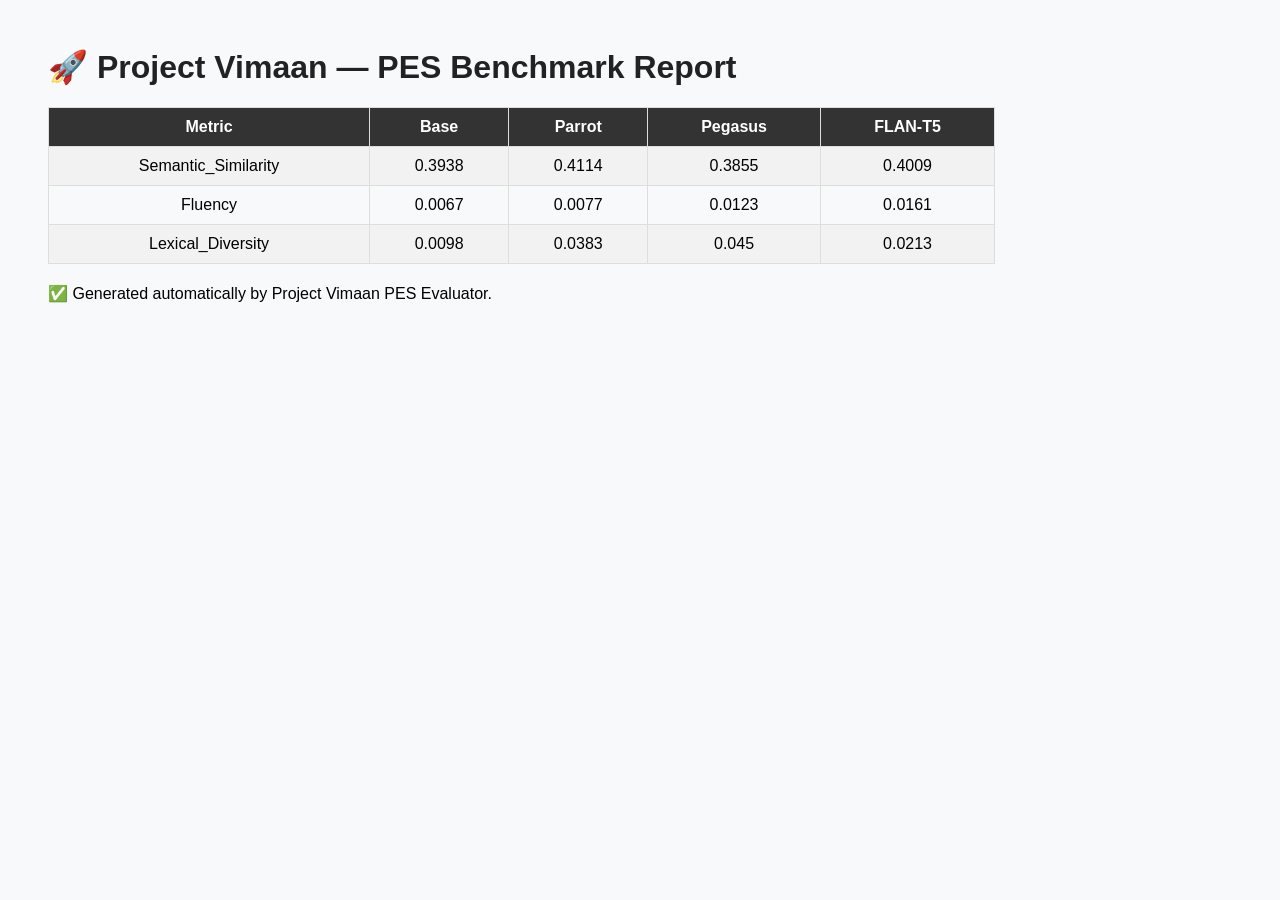
<file: Dataset/04_evaluation/pes_report.html>
<html>
    <head>
        <title>Project Vimaan - PES Benchmark Report</title>
        <style>
            body { font-family: 'Segoe UI', sans-serif; background: #f8f9fa; padding: 40px; }
            h1 { color: #222; }
            table { border-collapse: collapse; width: 80%; margin-top: 20px; }
            th, td { border: 1px solid #ddd; padding: 10px; text-align: center; }
            th { background-color: #333; color: white; }
            tr:nth-child(even) { background-color: #f2f2f2; }
        </style>
    </head>
    <body>
        <h1>🚀 Project Vimaan — PES Benchmark Report</h1>
        <table>
            <tr>
                <th>Metric</th><th>Base</th><th>Parrot</th><th>Pegasus</th><th>FLAN-T5</th></tr><tr><td>Semantic_Similarity</td><td>0.3938</td><td>0.4114</td><td>0.3855</td><td>0.4009</td></tr><tr><td>Fluency</td><td>0.0067</td><td>0.0077</td><td>0.0123</td><td>0.0161</td></tr><tr><td>Lexical_Diversity</td><td>0.0098</td><td>0.0383</td><td>0.045</td><td>0.0213</td></tr>
        </table>
        <p style='margin-top:20px;'>✅ Generated automatically by Project Vimaan PES Evaluator.</p>
    </body>
    </html>
</file>
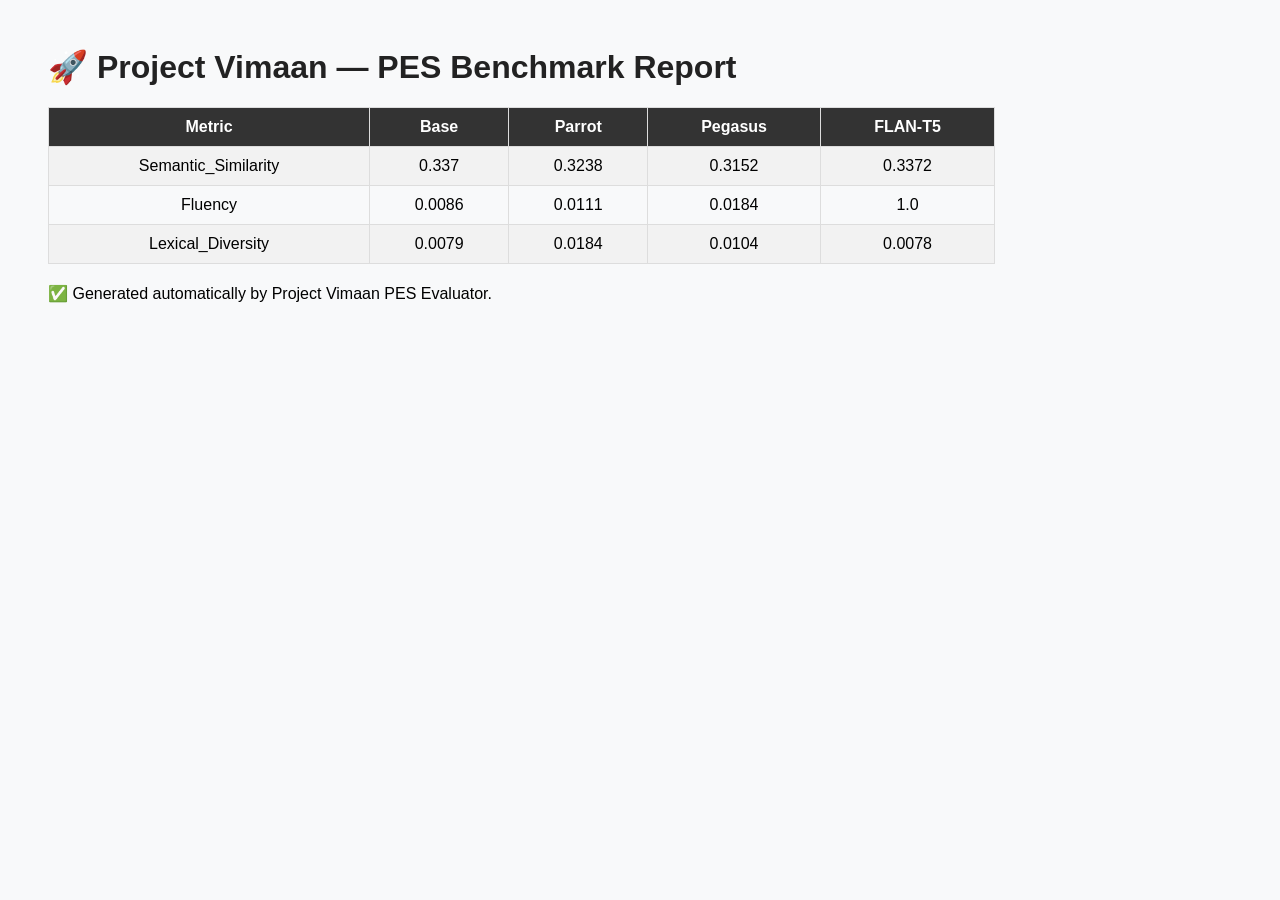
<file: Dataset/d_evaluation/pes_report.html>
<html>
    <head>
        <title>Project Vimaan - PES Benchmark Report</title>
        <style>
            body { font-family: 'Segoe UI', sans-serif; background: #f8f9fa; padding: 40px; }
            h1 { color: #222; }
            table { border-collapse: collapse; width: 80%; margin-top: 20px; }
            th, td { border: 1px solid #ddd; padding: 10px; text-align: center; }
            th { background-color: #333; color: white; }
            tr:nth-child(even) { background-color: #f2f2f2; }
        </style>
    </head>
    <body>
        <h1>🚀 Project Vimaan — PES Benchmark Report</h1>
        <table>
            <tr>
                <th>Metric</th><th>Base</th><th>Parrot</th><th>Pegasus</th><th>FLAN-T5</th></tr><tr><td>Semantic_Similarity</td><td>0.337</td><td>0.3238</td><td>0.3152</td><td>0.3372</td></tr><tr><td>Fluency</td><td>0.0086</td><td>0.0111</td><td>0.0184</td><td>1.0</td></tr><tr><td>Lexical_Diversity</td><td>0.0079</td><td>0.0184</td><td>0.0104</td><td>0.0078</td></tr>
        </table>
        <p style='margin-top:20px;'>✅ Generated automatically by Project Vimaan PES Evaluator.</p>
    </body>
    </html>
</file>
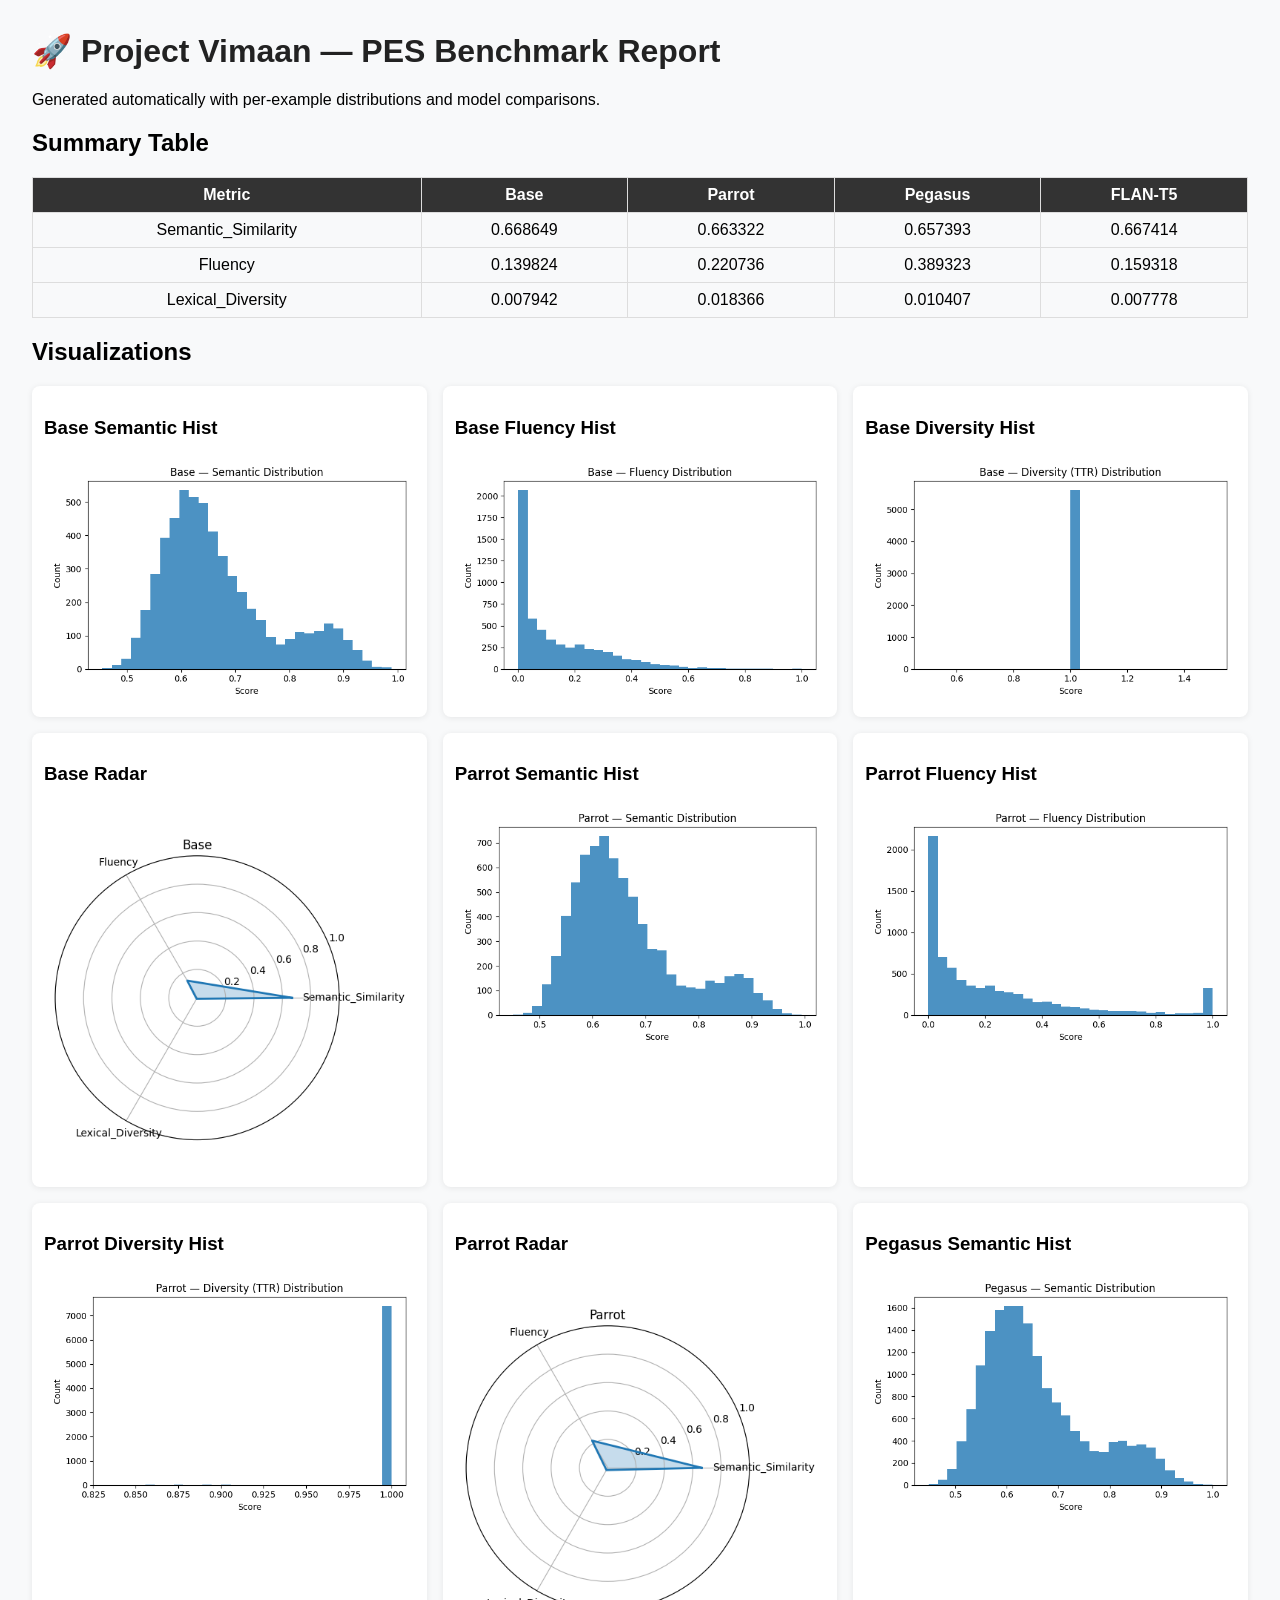
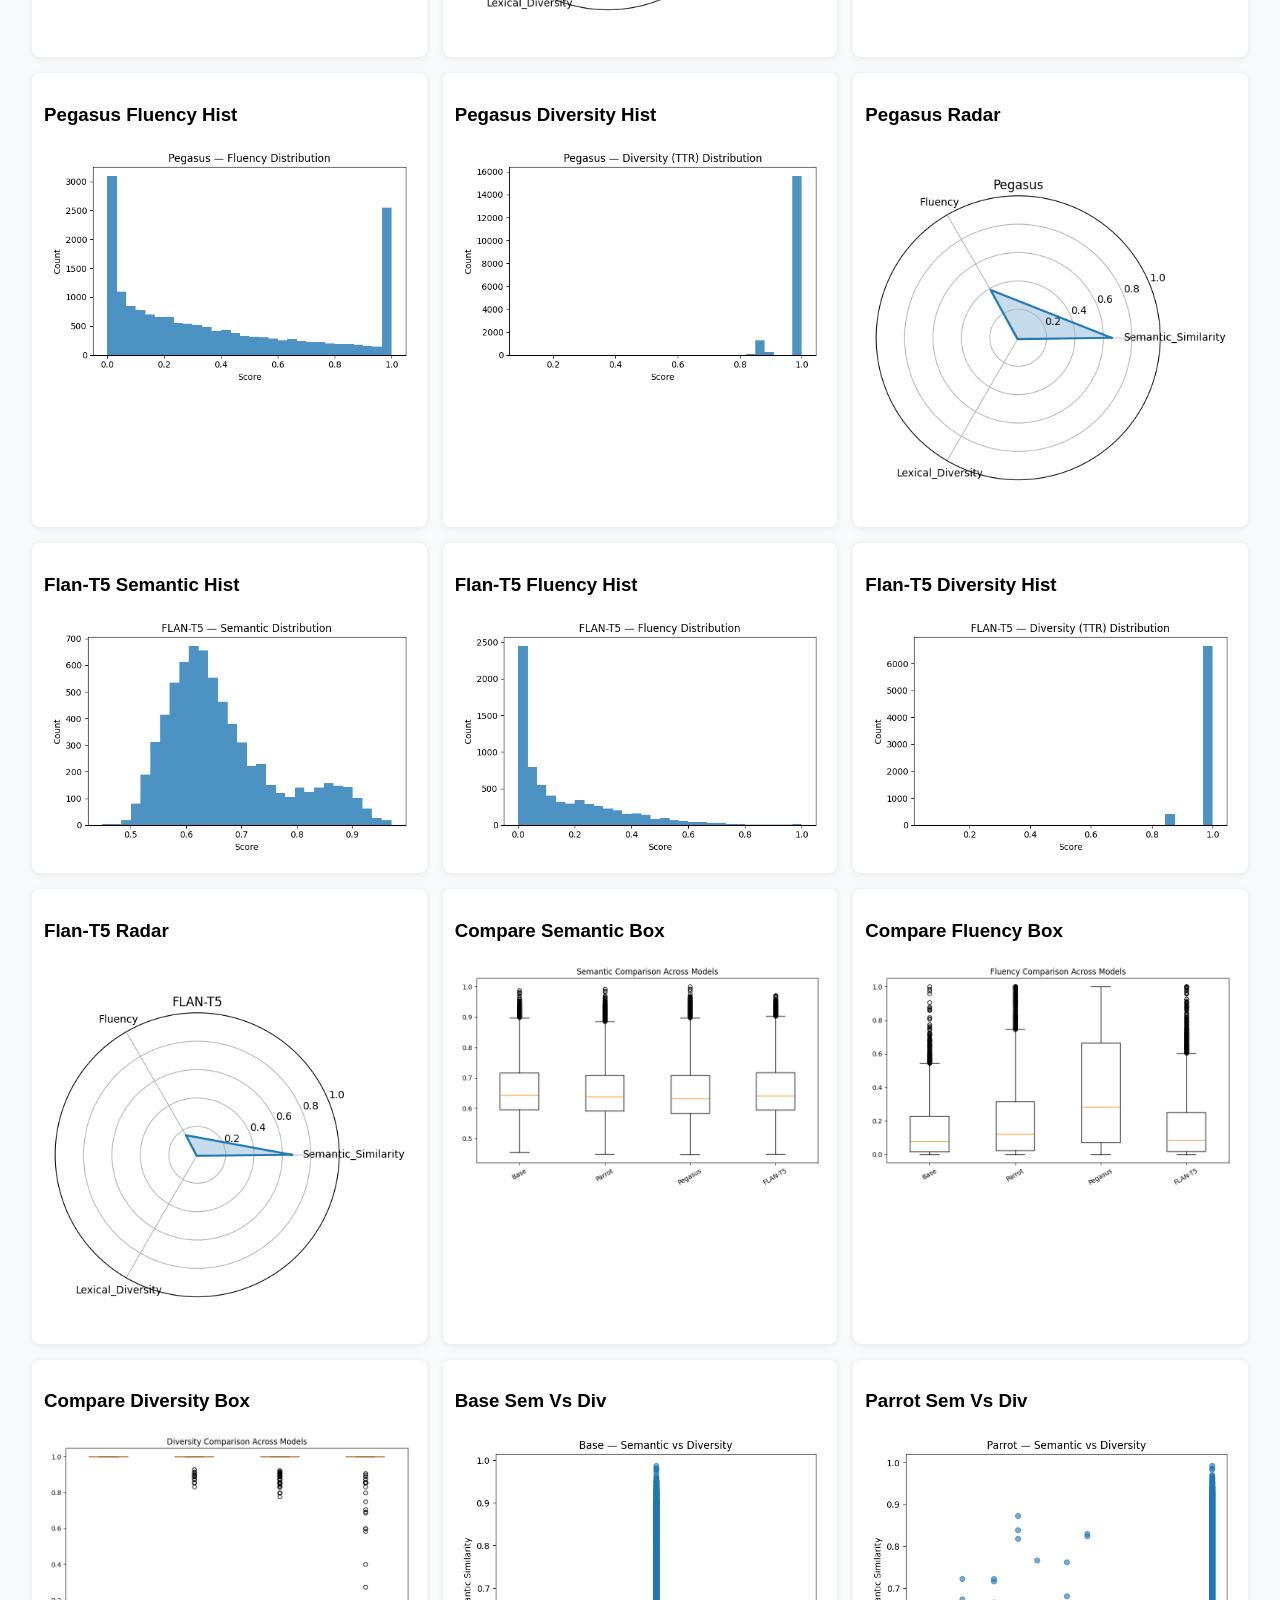
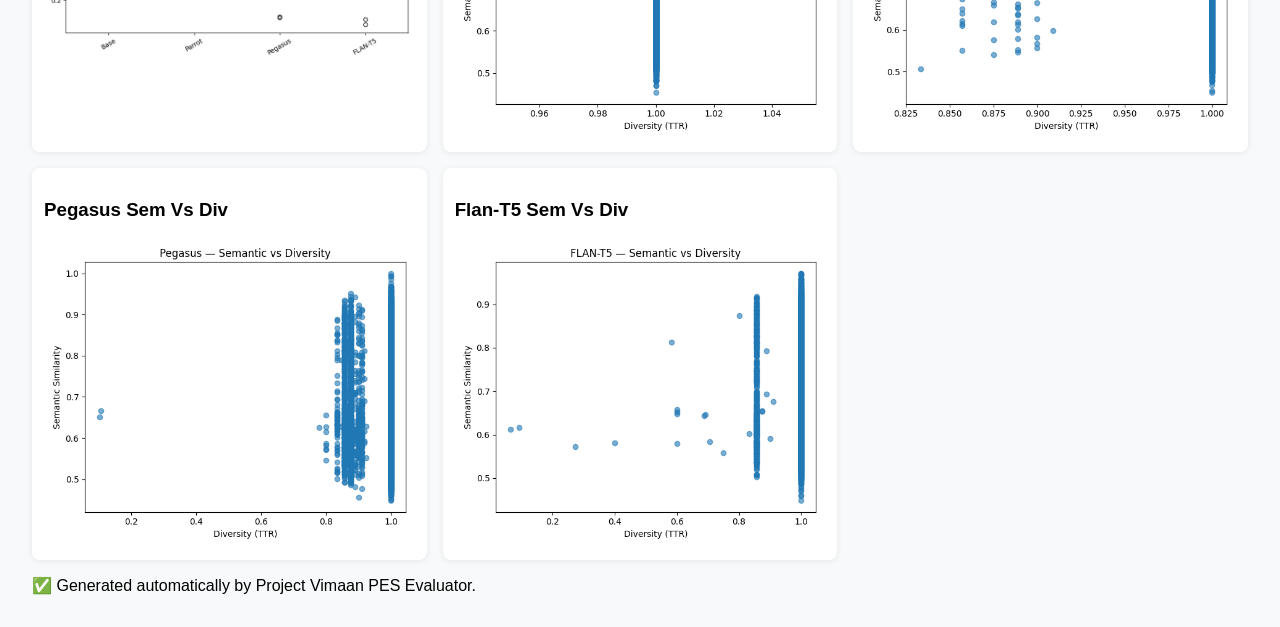
<file: Dataset/e_evaluation/report/pes_report.html>
<html>
<head>
<meta charset='utf-8'/>
<title>Project Vimaan - PES Benchmark Report</title>
<style>
body { font-family: 'Segoe UI', sans-serif; background: #f8f9fa; padding: 24px; }
h1 { color: #222; }
.grid { display: grid; grid-template-columns: repeat(auto-fit, minmax(320px, 1fr)); gap: 16px; }
.card { background: white; padding: 12px; border-radius: 8px; box-shadow: 0 1px 6px rgba(0,0,0,0.08);} 
img { max-width: 100%; height: auto; }
table { border-collapse: collapse; width: 100%; margin-top: 12px; }
th, td { border: 1px solid #ddd; padding: 8px; text-align: center; }
th { background-color: #333; color: white; }
</style>
</head>
<body>
<h1>🚀 Project Vimaan — PES Benchmark Report</h1>
<p>Generated automatically with per-example distributions and model comparisons.</p>
<h2>Summary Table</h2>
<table>
<tr><th>Metric</th><th>Base</th><th>Parrot</th><th>Pegasus</th><th>FLAN-T5</th></tr>
<tr>
<td>Semantic_Similarity</td>
<td>0.668649</td>
<td>0.663322</td>
<td>0.657393</td>
<td>0.667414</td>
</tr>
<tr>
<td>Fluency</td>
<td>0.139824</td>
<td>0.220736</td>
<td>0.389323</td>
<td>0.159318</td>
</tr>
<tr>
<td>Lexical_Diversity</td>
<td>0.007942</td>
<td>0.018366</td>
<td>0.010407</td>
<td>0.007778</td>
</tr>
</table>
<h2>Visualizations</h2>
<div class='grid'>
<div class='card'>
<h3>Base Semantic Hist</h3>
<img src='Base_semantic_hist.png' alt='Base_semantic_hist'/>
</div>
<div class='card'>
<h3>Base Fluency Hist</h3>
<img src='Base_fluency_hist.png' alt='Base_fluency_hist'/>
</div>
<div class='card'>
<h3>Base Diversity Hist</h3>
<img src='Base_diversity_hist.png' alt='Base_diversity_hist'/>
</div>
<div class='card'>
<h3>Base Radar</h3>
<img src='Base_radar.png' alt='Base_radar'/>
</div>
<div class='card'>
<h3>Parrot Semantic Hist</h3>
<img src='Parrot_semantic_hist.png' alt='Parrot_semantic_hist'/>
</div>
<div class='card'>
<h3>Parrot Fluency Hist</h3>
<img src='Parrot_fluency_hist.png' alt='Parrot_fluency_hist'/>
</div>
<div class='card'>
<h3>Parrot Diversity Hist</h3>
<img src='Parrot_diversity_hist.png' alt='Parrot_diversity_hist'/>
</div>
<div class='card'>
<h3>Parrot Radar</h3>
<img src='Parrot_radar.png' alt='Parrot_radar'/>
</div>
<div class='card'>
<h3>Pegasus Semantic Hist</h3>
<img src='Pegasus_semantic_hist.png' alt='Pegasus_semantic_hist'/>
</div>
<div class='card'>
<h3>Pegasus Fluency Hist</h3>
<img src='Pegasus_fluency_hist.png' alt='Pegasus_fluency_hist'/>
</div>
<div class='card'>
<h3>Pegasus Diversity Hist</h3>
<img src='Pegasus_diversity_hist.png' alt='Pegasus_diversity_hist'/>
</div>
<div class='card'>
<h3>Pegasus Radar</h3>
<img src='Pegasus_radar.png' alt='Pegasus_radar'/>
</div>
<div class='card'>
<h3>Flan-T5 Semantic Hist</h3>
<img src='FLAN-T5_semantic_hist.png' alt='FLAN-T5_semantic_hist'/>
</div>
<div class='card'>
<h3>Flan-T5 Fluency Hist</h3>
<img src='FLAN-T5_fluency_hist.png' alt='FLAN-T5_fluency_hist'/>
</div>
<div class='card'>
<h3>Flan-T5 Diversity Hist</h3>
<img src='FLAN-T5_diversity_hist.png' alt='FLAN-T5_diversity_hist'/>
</div>
<div class='card'>
<h3>Flan-T5 Radar</h3>
<img src='FLAN-T5_radar.png' alt='FLAN-T5_radar'/>
</div>
<div class='card'>
<h3>Compare Semantic Box</h3>
<img src='compare_semantic_box.png' alt='compare_semantic_box'/>
</div>
<div class='card'>
<h3>Compare Fluency Box</h3>
<img src='compare_fluency_box.png' alt='compare_fluency_box'/>
</div>
<div class='card'>
<h3>Compare Diversity Box</h3>
<img src='compare_diversity_box.png' alt='compare_diversity_box'/>
</div>
<div class='card'>
<h3>Base Sem Vs Div</h3>
<img src='Base_sem_vs_div.png' alt='Base_sem_vs_div'/>
</div>
<div class='card'>
<h3>Parrot Sem Vs Div</h3>
<img src='Parrot_sem_vs_div.png' alt='Parrot_sem_vs_div'/>
</div>
<div class='card'>
<h3>Pegasus Sem Vs Div</h3>
<img src='Pegasus_sem_vs_div.png' alt='Pegasus_sem_vs_div'/>
</div>
<div class='card'>
<h3>Flan-T5 Sem Vs Div</h3>
<img src='FLAN-T5_sem_vs_div.png' alt='FLAN-T5_sem_vs_div'/>
</div>
</div>
<p style='margin-top:16px;'>✅ Generated automatically by Project Vimaan PES Evaluator.</p>
</body></html>
</file>
